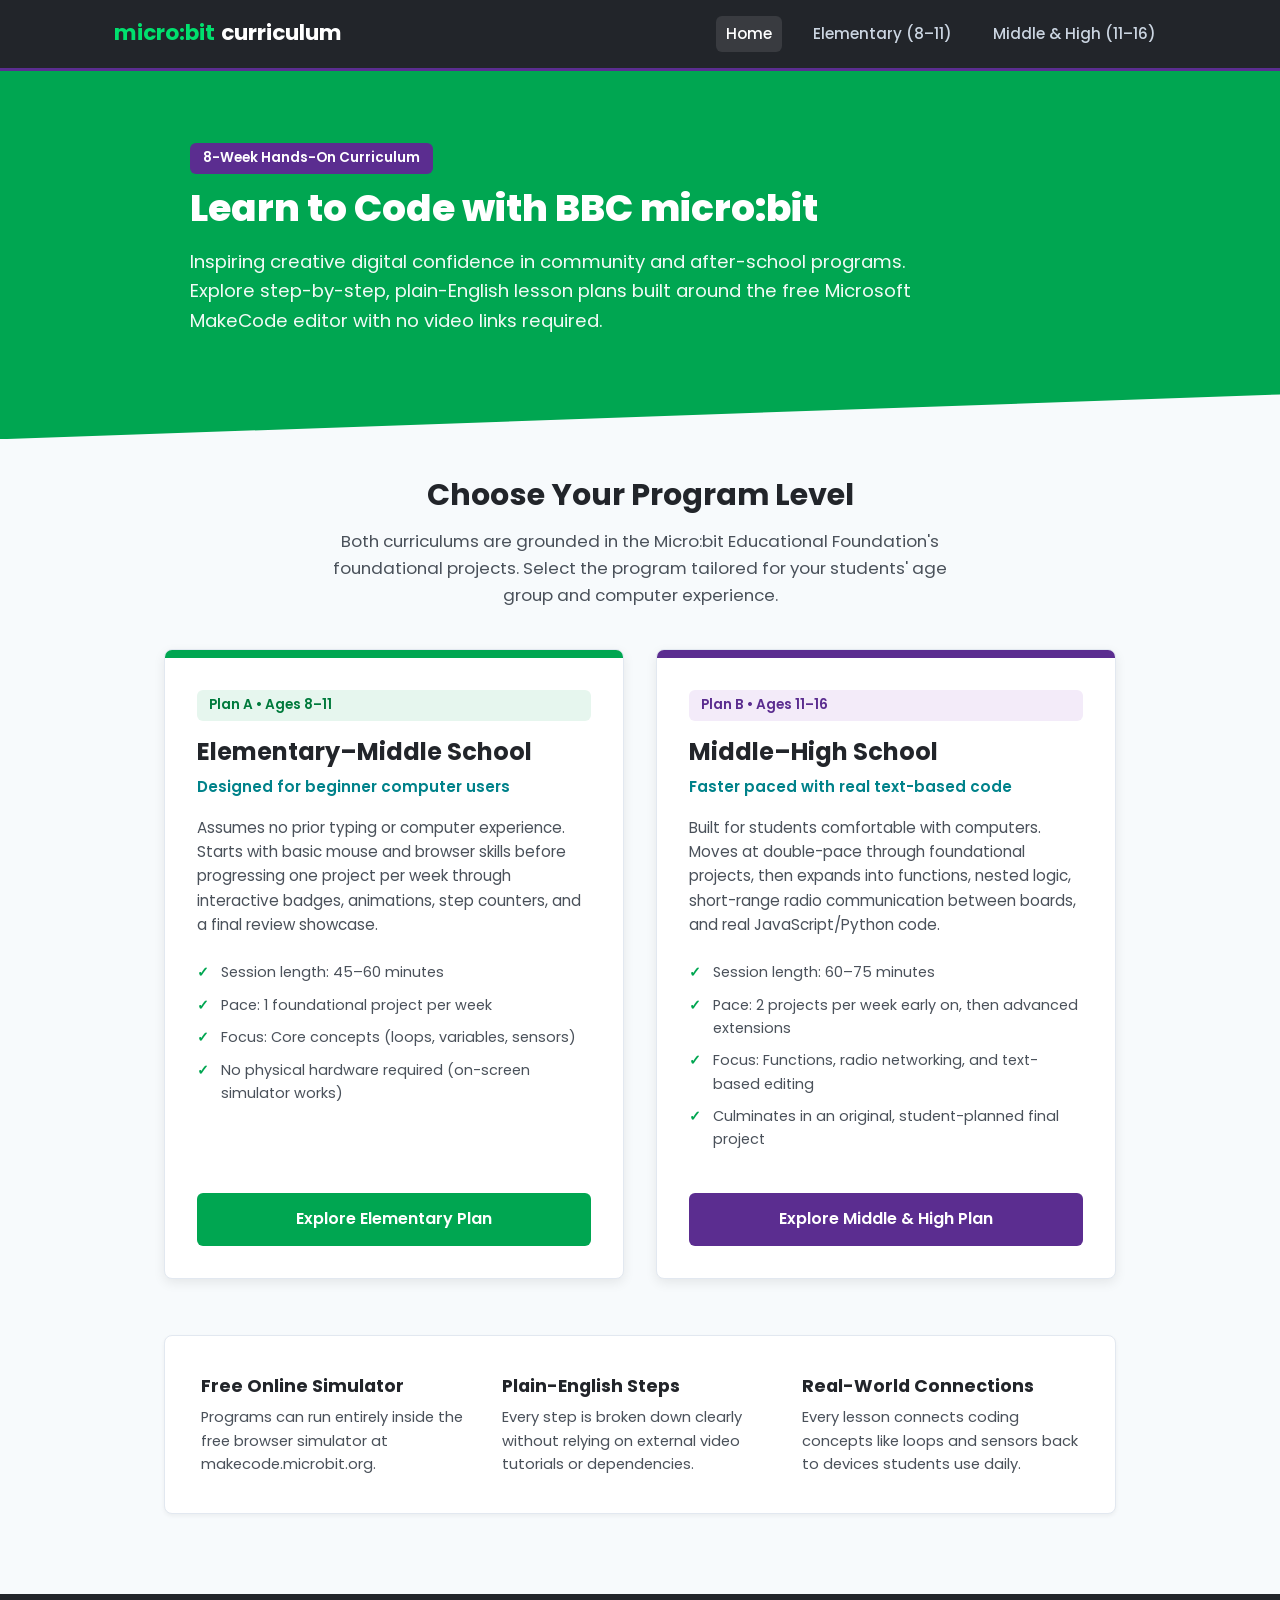
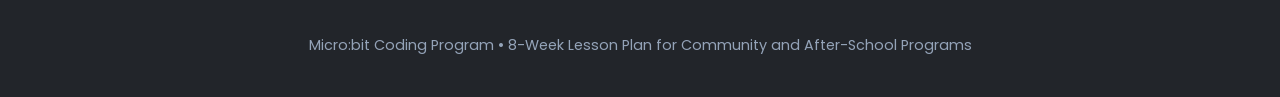
<file: index.html>
<!DOCTYPE html>
<html lang="en">
<head>
  <meta charset="UTF-8">
  <meta name="viewport" content="width=device-width, initial-scale=1.0">
  <title>Micro:bit Coding Program | Curriculum Hub</title>
  <link rel="preconnect" href="https://fonts.googleapis.com">
  <link rel="preconnect" href="https://fonts.gstatic.com" crossorigin>
  <link href="https://fonts.googleapis.com/css2?family=Poppins:wght@400;500;600;700;800&display=swap" rel="stylesheet">
  <link rel="stylesheet" href="styles.css">
</head>
<body>

  <!-- Navigation Bar -->
  <header class="site-header">
    <div class="nav-container">
      <a href="index.html" class="logo">
        <span class="logo-accent">micro:bit</span> curriculum
      </a>
      <nav class="nav-links">
        <a href="index.html" class="active">Home</a>
        <a href="elementary.html">Elementary (8–11)</a>
        <a href="middle.html">Middle & High (11–16)</a>
      </nav>
    </div>
  </header>

  <!-- Hero Section with Micro:bit Angled Geometry -->
  <section class="hero angled-hero">
    <div class="hero-content">
      <span class="badge-purple">8-Week Hands-On Curriculum</span>
      <h1>Learn to Code with BBC micro:bit</h1>
      <p>
        Inspiring creative digital confidence in community and after-school programs.
        Explore step-by-step, plain-English lesson plans built around the free Microsoft 
        MakeCode editor with no video links required.
      </p>
    </div>
  </section>

  <!-- Track Selection Section -->
  <main class="main-container">
    <section class="overview-callout">
      <div class="overview-text">
        <h2>Choose Your Program Level</h2>
        <p>
          Both curriculums are grounded in the Micro:bit Educational Foundation's foundational projects.
          Select the program tailored for your students' age group and computer experience.
        </p>
      </div>
    </section>

    <div class="card-grid">
      <!-- Elementary Card -->
      <article class="level-card card-elementary">
        <div class="card-top-bar bar-green"></div>
        <div class="card-body">
          <span class="level-tag tag-green">Plan A • Ages 8–11</span>
          <h3>Elementary–Middle School</h3>
          <p class="card-subtitle">Designed for beginner computer users</p>
          <p class="card-description">
            Assumes no prior typing or computer experience. Starts with basic mouse and browser skills 
            before progressing one project per week through interactive badges, animations, step counters, 
            and a final review showcase.
          </p>
          <ul class="feature-list">
            <li>Session length: 45–60 minutes</li>
            <li>Pace: 1 foundational project per week</li>
            <li>Focus: Core concepts (loops, variables, sensors)</li>
            <li>No physical hardware required (on-screen simulator works)</li>
          </ul>
          <a href="elementary.html" class="btn btn-green">Explore Elementary Plan</a>
        </div>
      </article>

      <!-- Middle/High Card -->
      <article class="level-card card-middle">
        <div class="card-top-bar bar-purple"></div>
        <div class="card-body">
          <span class="level-tag tag-purple">Plan B • Ages 11–16</span>
          <h3>Middle–High School</h3>
          <p class="card-subtitle">Faster paced with real text-based code</p>
          <p class="card-description">
            Built for students comfortable with computers. Moves at double-pace through foundational 
            projects, then expands into functions, nested logic, short-range radio communication between boards, 
            and real JavaScript/Python code.
          </p>
          <ul class="feature-list">
            <li>Session length: 60–75 minutes</li>
            <li>Pace: 2 projects per week early on, then advanced extensions</li>
            <li>Focus: Functions, radio networking, and text-based editing</li>
            <li>Culminates in an original, student-planned final project</li>
          </ul>
          <a href="middle.html" class="btn btn-purple">Explore Middle & High Plan</a>
        </div>
      </article>
    </div>

    <!-- Features Info Strip -->
    <section class="features-row">
      <div class="feature-item">
        <h4>Free Online Simulator</h4>
        <p>Programs can run entirely inside the free browser simulator at makecode.microbit.org.</p>
      </div>
      <div class="feature-item">
        <h4>Plain-English Steps</h4>
        <p>Every step is broken down clearly without relying on external video tutorials or dependencies.</p>
      </div>
      <div class="feature-item">
        <h4>Real-World Connections</h4>
        <p>Every lesson connects coding concepts like loops and sensors back to devices students use daily.</p>
      </div>
    </section>
  </main>

  <footer class="site-footer">
    <div class="footer-content">
      <p>Micro:bit Coding Program • 8-Week Lesson Plan for Community and After-School Programs</p>
    </div>
  </footer>

</body>
</html>
</file>
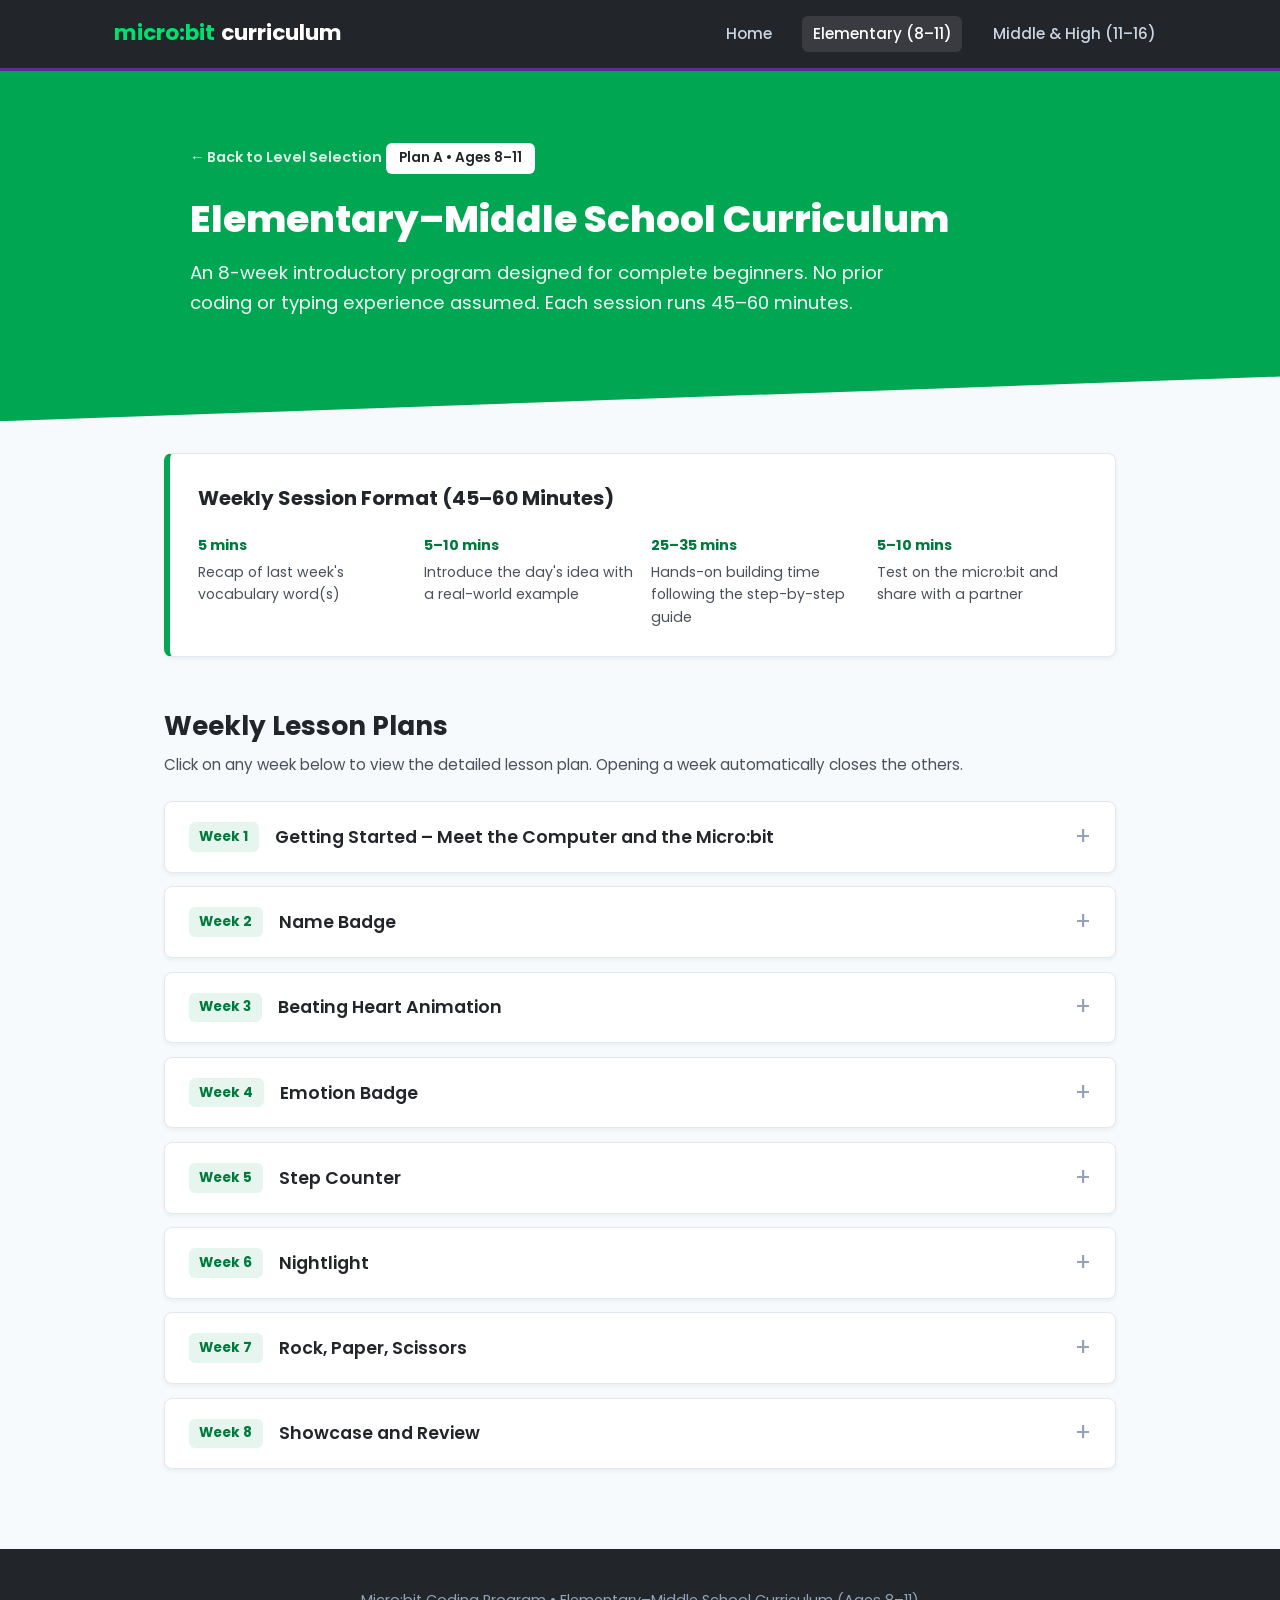
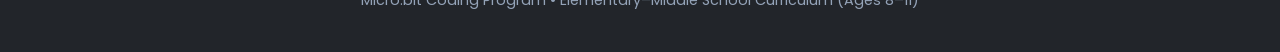
<file: elementary.html>
<!DOCTYPE html>
<html lang="en">
<head>
  <meta charset="UTF-8">
  <meta name="viewport" content="width=device-width, initial-scale=1.0">
  <title>Elementary Plan (Ages 8–11) | Micro:bit Coding</title>
  <link rel="preconnect" href="https://fonts.googleapis.com">
  <link rel="preconnect" href="https://fonts.gstatic.com" crossorigin>
  <link href="https://fonts.googleapis.com/css2?family=Poppins:wght@400;500;600;700;800&display=swap" rel="stylesheet">
  <link rel="stylesheet" href="styles.css">
</head>
<body>

  <!-- Navigation Bar -->
  <header class="site-header">
    <div class="nav-container">
      <a href="index.html" class="logo">
        <span class="logo-accent">micro:bit</span> curriculum
      </a>
      <nav class="nav-links">
        <a href="index.html">Home</a>
        <a href="elementary.html" class="active">Elementary (8–11)</a>
        <a href="middle.html">Middle & High (11–16)</a>
      </nav>
    </div>
  </header>

  <!-- Hero Header -->
  <section class="hero hero-elementary">
    <div class="hero-content">
      <a href="index.html" class="back-link">← Back to Level Selection</a>
      <span class="badge-white">Plan A • Ages 8–11</span>
      <h1>Elementary–Middle School Curriculum</h1>
      <p>
        An 8-week introductory program designed for complete beginners. No prior coding 
        or typing experience assumed. Each session runs 45–60 minutes.
      </p>
    </div>
  </section>

  <main class="main-container">
    <!-- Format Overview Card -->
    <div class="format-card">
      <h3>Weekly Session Format (45–60 Minutes)</h3>
      <div class="format-steps">
        <div class="format-step">
          <span class="step-time">5 mins</span>
          <span class="step-desc">Recap of last week's vocabulary word(s)</span>
        </div>
        <div class="format-step">
          <span class="step-time">5–10 mins</span>
          <span class="step-desc">Introduce the day's idea with a real-world example</span>
        </div>
        <div class="format-step">
          <span class="step-time">25–35 mins</span>
          <span class="step-desc">Hands-on building time following the step-by-step guide</span>
        </div>
        <div class="format-step">
          <span class="step-time">5–10 mins</span>
          <span class="step-desc">Test on the micro:bit and share with a partner</span>
        </div>
      </div>
    </div>

    <!-- Accordion Section -->
    <h2 class="section-title">Weekly Lesson Plans</h2>
    <p class="section-subtitle">Click on any week below to view the detailed lesson plan. Opening a week automatically closes the others.</p>

    <div class="accordion">

      <!-- Week 1 -->
      <div class="accordion-item">
        <button class="accordion-header" type="button">
          <div class="header-left">
            <span class="week-number">Week 1</span>
            <span class="week-title">Getting Started – Meet the Computer and the Micro:bit</span>
          </div>
          <span class="accordion-indicator">+</span>
        </button>
        <div class="accordion-content">
          <div class="content-inner">
            <div class="detail-section">
              <h4>Learning Goals</h4>
              <ul>
                <li>Understand that a computer only does what it is told to do, one instruction at a time.</li>
                <li>Learn the basic parts of a computer: mouse, keyboard, and web browser.</li>
                <li>Learn the parts of a micro:bit: the 25 LED lights, Button A, Button B, and the USB connector.</li>
                <li>Open the MakeCode website and recognize the three main parts of the editor screen.</li>
              </ul>
            </div>

            <div class="detail-section">
              <h4>Materials Needed</h4>
              <ul>
                <li>One computer or tablet per 1–2 students</li>
                <li>One micro:bit board per 1–2 students (not required this week)</li>
                <li>A projector or shared screen for demonstrations</li>
              </ul>
            </div>

            <div class="detail-section">
              <h4>Step-by-Step Lesson</h4>
              <ol>
                <li>Explain that a computer needs step-by-step instructions to do anything, the same way a recipe tells you exactly what to do to bake a cake. These instructions are called "code."</li>
                <li>Pass around a micro:bit board (or show it on the projector). Point out the grid of small lights (called LEDs), the two buttons labeled A and B, and the connector where a cable plugs in.</li>
                <li>Have students open a web browser on their computer.</li>
                <li>Tell students to type the address makecode.microbit.org into the address bar at the top of the browser window and press Enter.</li>
                <li>Show students how to click the button labeled "New Project" and give the project a name, such as their own name.</li>
                <li>Point out the three main areas of the screen: the list of block categories on the left side, the empty workspace in the middle where blocks are put together, and the picture of a micro:bit on the right side (called the simulator) that shows what the code would do.</li>
                <li>Demonstrate clicking on the "Basic" category, finding the block called "show icon," and dragging it into the middle workspace so it snaps underneath the block that is already there.</li>
                <li>Let every student try dragging that same block into their own project and watch the heart picture appear on the simulator on the right.</li>
                <li>Give students a few minutes of free practice dragging different blocks in and out of the workspace, just to get comfortable with the mouse.</li>
              </ol>
            </div>

            <div class="challenge-box">
              <h4>Optional Challenge (for students who finish early)</h4>
              <p>Let students try a few different icons from the "show icon" block and guess what each picture is before running it.</p>
            </div>

            <div class="wrapup-box">
              <h4>Wrap-Up</h4>
              <p>Ask the group: "What does a computer need in order to do something?" Listen for answers like "instructions" or "code."</p>
            </div>
          </div>
        </div>
      </div>

      <!-- Week 2 -->
      <div class="accordion-item">
        <button class="accordion-header" type="button">
          <div class="header-left">
            <span class="week-number">Week 2</span>
            <span class="week-title">Name Badge</span>
          </div>
          <span class="accordion-indicator">+</span>
        </button>
        <div class="accordion-content">
          <div class="content-inner">
            <div class="detail-section">
              <h4>Learning Goals</h4>
              <ul>
                <li>Write and run a first real program on the micro:bit.</li>
                <li>Understand that a set of instructions in order is called a program.</li>
                <li>Learn how to move a finished program from the computer onto the micro:bit itself.</li>
              </ul>
            </div>

            <div class="detail-section">
              <h4>Materials Needed</h4>
              <ul>
                <li>One computer per 1–2 students</li>
                <li>One micro:bit board per 1–2 students</li>
                <li>One USB cable per micro:bit</li>
              </ul>
            </div>

            <div class="detail-section">
              <h4>Step-by-Step Lesson</h4>
              <ol>
                <li>Quickly review last week's words: computer, code, program.</li>
                <li>Have students open makecode.microbit.org and start a new project called "Name Badge."</li>
                <li>In the "Basic" category, find the block called "show string."</li>
                <li>Drag "show string" so it snaps underneath the "on start" block that is already in the workspace.</li>
                <li>Click on the quotation marks inside the "show string" block and type in your own name.</li>
                <li>Watch the simulator on the right scroll your name across the lights.</li>
                <li>From the "Basic" category, drag a "forever" block into the workspace, then move the "show string" block inside it, so the name repeats over and over instead of showing just once.</li>
                <li>Click the "Download" button at the bottom of the screen. Explain that this saves a small file with the instructions for the micro:bit.</li>
                <li>Plug the micro:bit into the computer with the USB cable. A drive will appear on the computer named MICROBIT, the same way a USB flash drive would.</li>
                <li>Drag the downloaded file onto the MICROBIT drive (or, on some computers, it copies automatically). Watch the yellow light on the back of the micro:bit blink and then stop — this means the program has been saved onto the board.</li>
                <li>Unplug the micro:bit (or leave it plugged in) and watch your name scroll across the lights.</li>
              </ol>
            </div>

            <div class="challenge-box">
              <h4>Optional Challenge (for students who finish early)</h4>
              <p>Try changing the message to a favorite word or a short greeting instead of just a name.</p>
            </div>

            <div class="wrapup-box">
              <h4>Wrap-Up</h4>
              <p>Have each student wear or hold up their badge and show it to a partner.</p>
            </div>
          </div>
        </div>
      </div>

      <!-- Week 3 -->
      <div class="accordion-item">
        <button class="accordion-header" type="button">
          <div class="header-left">
            <span class="week-number">Week 3</span>
            <span class="week-title">Beating Heart Animation</span>
          </div>
          <span class="accordion-indicator">+</span>
        </button>
        <div class="accordion-content">
          <div class="content-inner">
            <div class="detail-section">
              <h4>Learning Goals</h4>
              <ul>
                <li>Understand that a sequence is a list of steps done in a specific order.</li>
                <li>Understand that a loop repeats the same steps without retyping them.</li>
                <li>Create a simple two-frame animation.</li>
              </ul>
            </div>

            <div class="detail-section">
              <h4>Materials Needed</h4>
              <ul>
                <li>One computer per 1–2 students</li>
                <li>One micro:bit board per 1–2 students</li>
                <li>One USB cable per micro:bit</li>
              </ul>
            </div>

            <div class="detail-section">
              <h4>Step-by-Step Lesson</h4>
              <ol>
                <li>Ask students how a flip-book of drawings makes a picture look like it's moving (showing many still pictures quickly, one after another).</li>
                <li>Start a new project called "Beating Heart."</li>
                <li>In the "Basic" category, find the block called "show leds," which shows a blank grid that can be clicked on to light up individual dots.</li>
                <li>Drag a "show leds" block under "on start" and click on the grid squares to draw a large heart shape.</li>
                <li>From "Basic," drag a "pause (ms)" block underneath, and leave the time at 100 milliseconds for now.</li>
                <li>Add a second "show leds" block after the pause, and draw a slightly smaller heart shape in it.</li>
                <li>Add one more "pause (ms)" block after the second heart.</li>
                <li>Run it in the simulator. Notice that it only plays once and then stops.</li>
                <li>Drag a "forever" block into the workspace, then move the entire sequence (both hearts and both pauses) inside the forever block, so it repeats endlessly, like a real heartbeat.</li>
                <li>Download the program and copy it onto the micro:bit as done in Week 2.</li>
              </ol>
            </div>

            <div class="challenge-box">
              <h4>Optional Challenge (for students who finish early)</h4>
              <p>Try adding a third, even smaller heart shape in the middle for a smoother-looking beat.</p>
            </div>

            <div class="wrapup-box">
              <h4>Wrap-Up</h4>
              <p>Ask the group to explain in their own words what a "loop" is, using the heartbeat as the example.</p>
            </div>
          </div>
        </div>
      </div>

      <!-- Week 4 -->
      <div class="accordion-item">
        <button class="accordion-header" type="button">
          <div class="header-left">
            <span class="week-number">Week 4</span>
            <span class="week-title">Emotion Badge</span>
          </div>
          <span class="accordion-indicator">+</span>
        </button>
        <div class="accordion-content">
          <div class="content-inner">
            <div class="detail-section">
              <h4>Learning Goals</h4>
              <ul>
                <li>Understand what an input is (something the computer senses, like a button press).</li>
                <li>Understand what an output is (something the computer shows or does in response).</li>
                <li>Use both buttons on the micro:bit to control what is shown on the lights.</li>
              </ul>
            </div>

            <div class="detail-section">
              <h4>Materials Needed</h4>
              <ul>
                <li>One computer per 1–2 students</li>
                <li>One micro:bit board per 1–2 students</li>
                <li>One USB cable per micro:bit</li>
              </ul>
            </div>

            <div class="detail-section">
              <h4>Step-by-Step Lesson</h4>
              <ol>
                <li>Point to Button A and Button B on the micro:bit and remind students what they look like.</li>
                <li>Start a new project called "Emotion Badge."</li>
                <li>In the "Input" category, find the block called "on button A pressed."</li>
                <li>Inside that block, place a "show icon" block and choose a happy face.</li>
                <li>From "Input," drag a second block called "on button B pressed" into the workspace.</li>
                <li>Inside that block, place another "show icon" block, but this time choose a sad face.</li>
                <li>Explain that pressing a button is an input, and the picture that appears is an output — the computer is responding to what it senses.</li>
                <li>Download the program to the micro:bit and test it by physically pressing Button A, then Button B, and watching the faces change.</li>
                <li>Let students replace the happy and sad faces with any two icons they like.</li>
              </ol>
            </div>

            <div class="challenge-box">
              <h4>Optional Challenge (for students who finish early)</h4>
              <p>Add a third feeling by having both buttons pressed at the same time trigger a different icon, using the block "on button A+B pressed."</p>
            </div>

            <div class="wrapup-box">
              <h4>Wrap-Up</h4>
              <p>Have each student demonstrate their two "emotions" to the group by pressing each button.</p>
            </div>
          </div>
        </div>
      </div>

      <!-- Week 5 -->
      <div class="accordion-item">
        <button class="accordion-header" type="button">
          <div class="header-left">
            <span class="week-number">Week 5</span>
            <span class="week-title">Step Counter</span>
          </div>
          <span class="accordion-indicator">+</span>
        </button>
        <div class="accordion-content">
          <div class="content-inner">
            <div class="detail-section">
              <h4>Learning Goals</h4>
              <ul>
                <li>Understand what a variable is: a labeled place that stores a number and can change.</li>
                <li>Use the accelerometer (motion sensor) as an input.</li>
                <li>Understand why the order of instructions matters.</li>
              </ul>
            </div>

            <div class="detail-section">
              <h4>Materials Needed</h4>
              <ul>
                <li>One computer per 1–2 students</li>
                <li>One micro:bit board per 1–2 students</li>
                <li>One USB cable per micro:bit</li>
              </ul>
            </div>

            <div class="detail-section">
              <h4>Step-by-Step Lesson</h4>
              <ol>
                <li>Explain that a variable is like a labeled box that holds a number, and that number can change as the program runs.</li>
                <li>Start a new project called "Step Counter."</li>
                <li>In the "Variables" category, click "Make a Variable," and name it "steps."</li>
                <li>Under the "on start" block, drag a "set steps to 0" block so the count begins at zero.</li>
                <li>In the "Input" category, find the block called "on shake."</li>
                <li>Inside "on shake," place a "change steps by 1" block, which adds one to the variable every time the micro:bit is shaken.</li>
                <li>Still inside "on shake," add a "show number steps" block after the "change steps by 1" block, so the current count is displayed after it changes.</li>
                <li>Ask the group: what would happen if "show number" were placed before "change steps by 1" instead of after? (The display would always be one step behind.) Try it both ways to see the difference.</li>
                <li>Download the program to the micro:bit.</li>
                <li>Put the micro:bit in a pocket or hold it and shake it gently a few times, then press it or check the display to see the step count.</li>
              </ol>
            </div>

            <div class="challenge-box">
              <h4>Optional Challenge (for students who finish early)</h4>
              <p>Add a "reset" feature using "on button A pressed" to set steps back to 0.</p>
            </div>

            <div class="wrapup-box">
              <h4>Wrap-Up</h4>
              <p>Ask students how a real pedometer or fitness tracker might use the same idea (motion as the input, a variable to count, and a display as the output).</p>
            </div>
          </div>
        </div>
      </div>

      <!-- Week 6 -->
      <div class="accordion-item">
        <button class="accordion-header" type="button">
          <div class="header-left">
            <span class="week-number">Week 6</span>
            <span class="week-title">Nightlight</span>
          </div>
          <span class="accordion-indicator">+</span>
        </button>
        <div class="accordion-content">
          <div class="content-inner">
            <div class="detail-section">
              <h4>Learning Goals</h4>
              <ul>
                <li>Understand "if / then / else" decision-making in code.</li>
                <li>Use the micro:bit's built-in light sensor as an input.</li>
                <li>Practice testing and adjusting a program to work in the real room.</li>
              </ul>
            </div>

            <div class="detail-section">
              <h4>Materials Needed</h4>
              <ul>
                <li>One computer per 1–2 students</li>
                <li>One micro:bit board per 1–2 students</li>
                <li>One USB cable per micro:bit</li>
              </ul>
            </div>

            <div class="detail-section">
              <h4>Step-by-Step Lesson</h4>
              <ol>
                <li>Ask students what makes a real nightlight turn on by itself (it senses darkness).</li>
                <li>Start a new project called "Nightlight."</li>
                <li>In the "Input" category, find the "light level" block, which reports how bright or dark it is on a scale from 0 to 255.</li>
                <li>In the "Logic" category, drag an "if / then / else" block into a "forever" block from the "Basic" category.</li>
                <li>In the Logic category, find a comparison block (two boxes with a &lt; symbol) and place it in the "if" condition slot.</li>
                <li>Drag the "light level" block into the left side of the comparison, and type a number like 30 into the right side, so it reads "light level &lt; 30."</li>
                <li>In the "then" section, add a "show icon" with a light-bulb picture (or turn on all the LEDs using "plot" blocks).</li>
                <li>In the "else" section, add a "clear screen" block so the lights stay off when it's bright.</li>
                <li>Download the program to the micro:bit.</li>
                <li>Test it by cupping a hand over the front of the micro:bit to make it dark, and watch the light appear. Cover and uncover it a few times.</li>
                <li>As a class, adjust the number 30 up or down together until the light turns on at the right darkness for your room. Explain that this process — testing and adjusting — is exactly what real engineers do.</li>
              </ol>
            </div>

            <div class="challenge-box">
              <h4>Optional Challenge (for students who finish early)</h4>
              <p>Add a third light level using "else if" for a dim, in-between setting.</p>
            </div>

            <div class="wrapup-box">
              <h4>Wrap-Up</h4>
              <p>Ask the group to think of another everyday example of "if / then / else," such as "if it is raining, then bring an umbrella, else leave it at home."</p>
            </div>
          </div>
        </div>
      </div>

      <!-- Week 7 -->
      <div class="accordion-item">
        <button class="accordion-header" type="button">
          <div class="header-left">
            <span class="week-number">Week 7</span>
            <span class="week-title">Rock, Paper, Scissors</span>
          </div>
          <span class="accordion-indicator">+</span>
        </button>
        <div class="accordion-content">
          <div class="content-inner">
            <div class="detail-section">
              <h4>Learning Goals</h4>
              <ul>
                <li>Understand what randomness means in a program.</li>
                <li>Combine several ideas learned so far: inputs, variables, and if/then logic.</li>
                <li>Discuss whether a computer's random choice is fair.</li>
              </ul>
            </div>

            <div class="detail-section">
              <h4>Materials Needed</h4>
              <ul>
                <li>One computer per 1–2 students</li>
                <li>One micro:bit board per 1–2 students</li>
                <li>One USB cable per micro:bit</li>
              </ul>
            </div>

            <div class="detail-section">
              <h4>Step-by-Step Lesson</h4>
              <ol>
                <li>Play one round of rock-paper-scissors with the whole group using hands, as a warm-up.</li>
                <li>Start a new project called "RPS."</li>
                <li>In the "Variables" category, make a new variable called "choice."</li>
                <li>In the "Input" category, drag an "on shake" block into the workspace.</li>
                <li>In the "Math" category, find the block "pick random 0 to 2."</li>
                <li>Inside "on shake," place a "set choice to" block, and put the "pick random 0 to 2" block into it.</li>
                <li>In the "Logic" category, drag an "if / then" block into "on shake," and click the small plus/gear icon on it to add an "else if" section, so there are three sections in total.</li>
                <li>Set the first condition to "choice = 0" and show a rock icon inside it.</li>
                <li>Set the second condition ("else if") to "choice = 1" and show a paper icon inside it.</li>
                <li>Leave the final "else" section to show a scissors icon, since that covers whatever is left (choice = 2).</li>
                <li>Download the program to the micro:bit and test it by shaking it a few times to see different results appear.</li>
              </ol>
            </div>

            <div class="challenge-box">
              <h4>Optional Challenge (for students who finish early)</h4>
              <p>Have the whole class shake their micro:bits at the same time and compare results in a mini tournament.</p>
            </div>

            <div class="wrapup-box">
              <h4>Wrap-Up</h4>
              <p>Ask the group: does the computer pick rock, paper, or scissors evenly, or does it favor one? Why does a fair game need a random number?</p>
            </div>
          </div>
        </div>
      </div>

      <!-- Week 8 -->
      <div class="accordion-item">
        <button class="accordion-header" type="button">
          <div class="header-left">
            <span class="week-number">Week 8</span>
            <span class="week-title">Showcase and Review</span>
          </div>
          <span class="accordion-indicator">+</span>
        </button>
        <div class="accordion-content">
          <div class="content-inner">
            <div class="detail-section">
              <h4>Learning Goals</h4>
              <ul>
                <li>Review and reinforce the vocabulary and concepts learned across the program.</li>
                <li>Personalize and present a favorite project.</li>
                <li>Celebrate progress made over the 8 weeks.</li>
              </ul>
            </div>

            <div class="detail-section">
              <h4>Materials Needed</h4>
              <ul>
                <li>Computers and micro:bits from previous weeks</li>
                <li>Index cards or paper with the words: input, output, loop, variable, if/then (optional)</li>
                <li>Optional: simple certificates or stickers</li>
              </ul>
            </div>

            <div class="detail-section">
              <h4>Step-by-Step Lesson</h4>
              <ol>
                <li>Play a quick review game: hold up a vocabulary word (input, output, loop, variable, if/then) and ask students to name a project from the last seven weeks that used it.</li>
                <li>Give students 15–20 minutes of free-build time to open their favorite project from Weeks 2–7 and personalize it — a new message, new icons, or new colors.</li>
                <li>Set up a "gallery walk": place all the finished micro:bits at different spots around the room, running their programs.</li>
                <li>Have students walk around in small groups to see everyone's projects in action.</li>
                <li>Ask each student to explain their favorite project to the group in one or two sentences: what it does and how it works.</li>
                <li>If possible, hand out a small certificate or recognition for completing the program.</li>
              </ol>
            </div>

            <div class="wrapup-box">
              <h4>Wrap-Up</h4>
              <p>Ask the group to share what surprised them most about coding, or what they'd like to try next.</p>
            </div>
          </div>
        </div>
      </div>

    </div>
  </main>

  <footer class="site-footer">
    <div class="footer-content">
      <p>Micro:bit Coding Program • Elementary–Middle School Curriculum (Ages 8–11)</p>
    </div>
  </footer>

  <script src="script.js"></script>
</body>
</html>
</file>
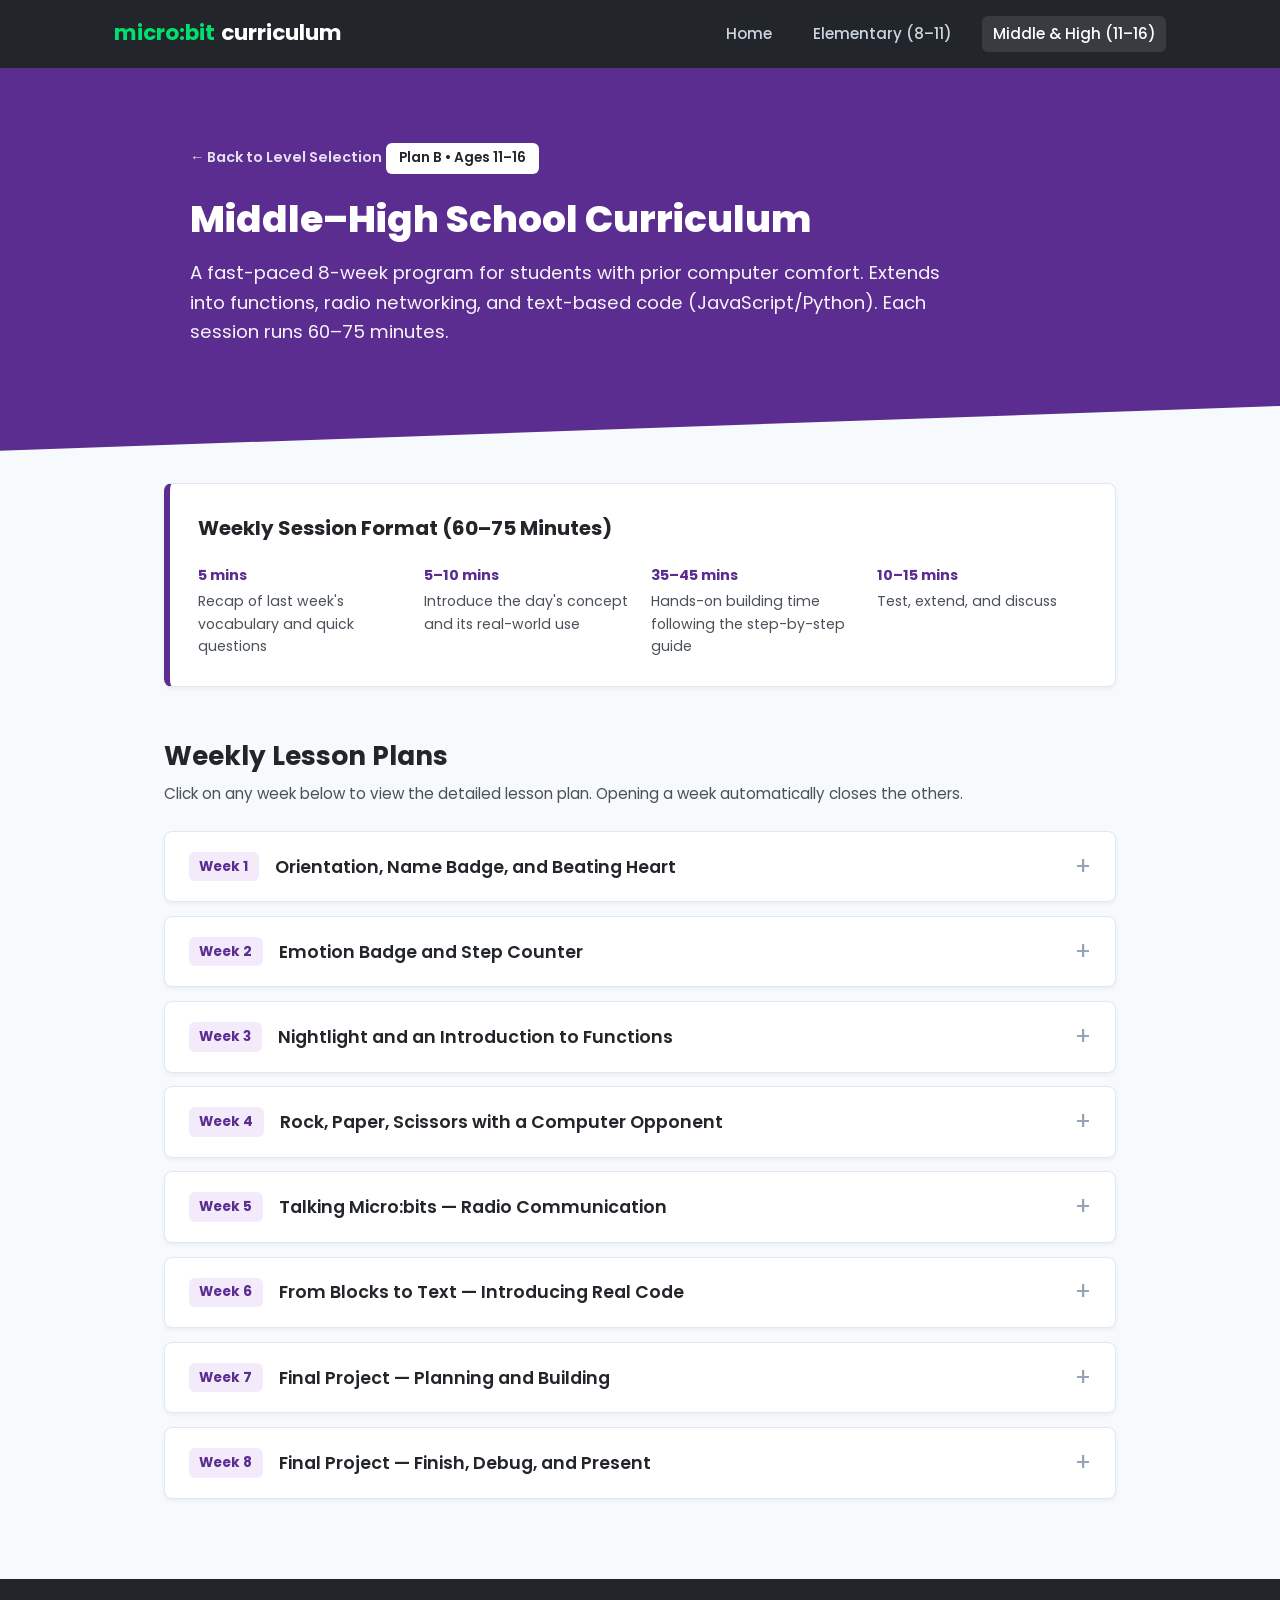
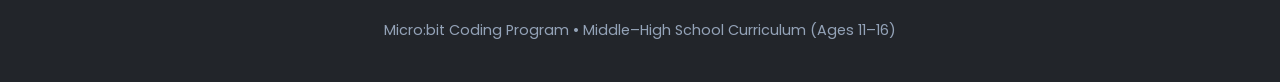
<file: middle.html>
<!DOCTYPE html>
<html lang="en">
<head>
  <meta charset="UTF-8">
  <meta name="viewport" content="width=device-width, initial-scale=1.0">
  <title>Middle & High School Plan (Ages 11–16) | Micro:bit Coding</title>
  <link rel="preconnect" href="https://fonts.googleapis.com">
  <link rel="preconnect" href="https://fonts.gstatic.com" crossorigin>
  <link href="https://fonts.googleapis.com/css2?family=Poppins:wght@400;500;600;700;800&display=swap" rel="stylesheet">
  <link rel="stylesheet" href="styles.css">
</head>
<body>

  <!-- Navigation Bar -->
  <header class="site-header">
    <div class="nav-container">
      <a href="index.html" class="logo">
        <span class="logo-accent">micro:bit</span> curriculum
      </a>
      <nav class="nav-links">
        <a href="index.html">Home</a>
        <a href="elementary.html">Elementary (8–11)</a>
        <a href="middle.html" class="active">Middle & High (11–16)</a>
      </nav>
    </div>
  </header>

  <!-- Hero Header -->
  <section class="hero hero-middle">
    <div class="hero-content">
      <a href="index.html" class="back-link">← Back to Level Selection</a>
      <span class="badge-white">Plan B • Ages 11–16</span>
      <h1>Middle–High School Curriculum</h1>
      <p>
        A fast-paced 8-week program for students with prior computer comfort. Extends into 
        functions, radio networking, and text-based code (JavaScript/Python). Each session runs 60–75 minutes.
      </p>
    </div>
  </section>

  <main class="main-container">
    <!-- Format Overview Card -->
    <div class="format-card format-card-purple">
      <h3>Weekly Session Format (60–75 Minutes)</h3>
      <div class="format-steps">
        <div class="format-step">
          <span class="step-time">5 mins</span>
          <span class="step-desc">Recap of last week's vocabulary and quick questions</span>
        </div>
        <div class="format-step">
          <span class="step-time">5–10 mins</span>
          <span class="step-desc">Introduce the day's concept and its real-world use</span>
        </div>
        <div class="format-step">
          <span class="step-time">35–45 mins</span>
          <span class="step-desc">Hands-on building time following the step-by-step guide</span>
        </div>
        <div class="format-step">
          <span class="step-time">10–15 mins</span>
          <span class="step-desc">Test, extend, and discuss</span>
        </div>
      </div>
    </div>

    <!-- Accordion Section -->
    <h2 class="section-title">Weekly Lesson Plans</h2>
    <p class="section-subtitle">Click on any week below to view the detailed lesson plan. Opening a week automatically closes the others.</p>

    <div class="accordion">

      <!-- Week 1 -->
      <div class="accordion-item">
        <button class="accordion-header" type="button">
          <div class="header-left">
            <span class="week-number week-number-purple">Week 1</span>
            <span class="week-title">Orientation, Name Badge, and Beating Heart</span>
          </div>
          <span class="accordion-indicator">+</span>
        </button>
        <div class="accordion-content">
          <div class="content-inner">
            <div class="detail-section">
              <h4>Learning Goals</h4>
              <ul>
                <li>Get oriented to the micro:bit hardware and the MakeCode editor quickly.</li>
                <li>Complete two starter projects: a scrolling name badge and an animated beating heart.</li>
                <li>Begin building a shared vocabulary list to use for the rest of the program.</li>
              </ul>
            </div>

            <div class="detail-section">
              <h4>Materials Needed</h4>
              <ul>
                <li>One computer per student (or pair)</li>
                <li>One micro:bit board per student (or pair)</li>
                <li>One USB cable per micro:bit</li>
              </ul>
            </div>

            <div class="detail-section">
              <h4>Step-by-Step Lesson</h4>
              <ol>
                <li>Give a brief tour of the micro:bit board: the 25 LEDs, Buttons A and B, the accelerometer (motion sensor), the light and temperature sensors, the radio antenna, the USB port, and the battery connector.</li>
                <li>Have students go to makecode.microbit.org and start a new project called "Name Badge."</li>
                <li>Using the "Basic" category, build a scrolling name badge: place "show string" with your name inside a "forever" block, under "on start."</li>
                <li>Download and test the badge on the micro:bit.</li>
                <li>Start a second new project called "Beating Heart." Use two "show leds" heart shapes of different sizes with short pauses between them, all placed inside a "forever" loop, to make an animated heartbeat.</li>
                <li>Explain the technical definition of a loop as they build it: a loop is a block of instructions that a program repeats, either a set number of times or forever, without the instructions needing to be written out again.</li>
                <li>Download and test the second project.</li>
              </ol>
            </div>

            <div class="challenge-box">
              <h4>Optional Challenge (for students who finish early)</h4>
              <p>Have faster-finishing students try a three-frame heartbeat animation, or design their own simple animation from scratch.</p>
            </div>

            <div class="wrapup-box">
              <h4>Wrap-Up</h4>
              <p>Start a running vocabulary list on the board or a shared document: algorithm, loop, variable, condition, sensor, input, output. Add to this list every week.</p>
            </div>
          </div>
        </div>
      </div>

      <!-- Week 2 -->
      <div class="accordion-item">
        <button class="accordion-header" type="button">
          <div class="header-left">
            <span class="week-number week-number-purple">Week 2</span>
            <span class="week-title">Emotion Badge and Step Counter</span>
          </div>
          <span class="accordion-indicator">+</span>
        </button>
        <div class="accordion-content">
          <div class="content-inner">
            <div class="detail-section">
              <h4>Learning Goals</h4>
              <ul>
                <li>Use button inputs to trigger different outputs.</li>
                <li>Create and update a variable using the accelerometer.</li>
                <li>Discuss real-world uses of motion sensors.</li>
              </ul>
            </div>

            <div class="detail-section">
              <h4>Materials Needed</h4>
              <ul>
                <li>One computer per student (or pair)</li>
                <li>One micro:bit board per student (or pair)</li>
                <li>One USB cable per micro:bit</li>
              </ul>
            </div>

            <div class="detail-section">
              <h4>Step-by-Step Lesson</h4>
              <ol>
                <li>Start a new project called "Emotion Badge." Use "on button A pressed" and "on button B pressed" with two different "show icon" blocks to display two different expressions.</li>
                <li>Download and test on the micro:bit.</li>
                <li>Start a new project called "Step Counter." Create a variable called "steps," set it to 0 in "on start," and use "on shake" to add 1 to it and then display it.</li>
                <li>Discuss why the display block must come after the block that changes the variable, not before, or the count shown will always be out of date by one.</li>
                <li>Download and test by shaking the micro:bit.</li>
                <li>Extension: add an "on button B pressed" block that sets "steps" back to 0, so the counter can be reset.</li>
              </ol>
            </div>

            <div class="challenge-box">
              <h4>Optional Challenge (for students who finish early)</h4>
              <p>Challenge students to add a second variable that tracks the highest step count ever reached in a session, even after a reset.</p>
            </div>

            <div class="wrapup-box">
              <h4>Wrap-Up</h4>
              <p>Discuss where accelerometers are used in everyday devices: phones (to rotate the screen), fitness trackers, cars (airbag sensors), and game controllers.</p>
            </div>
          </div>
        </div>
      </div>

      <!-- Week 3 -->
      <div class="accordion-item">
        <button class="accordion-header" type="button">
          <div class="header-left">
            <span class="week-number week-number-purple">Week 3</span>
            <span class="week-title">Nightlight and an Introduction to Functions</span>
          </div>
          <span class="accordion-indicator">+</span>
        </button>
        <div class="accordion-content">
          <div class="content-inner">
            <div class="detail-section">
              <h4>Learning Goals</h4>
              <ul>
                <li>Use the light sensor and conditional logic to build an automatic nightlight.</li>
                <li>Learn what a function is and why programmers use them to organize code.</li>
              </ul>
            </div>

            <div class="detail-section">
              <h4>Materials Needed</h4>
              <ul>
                <li>One computer per student (or pair)</li>
                <li>One micro:bit board per student (or pair)</li>
                <li>One USB cable per micro:bit</li>
              </ul>
            </div>

            <div class="detail-section">
              <h4>Step-by-Step Lesson</h4>
              <ol>
                <li>Start a new project called "Nightlight." Using "light level," a comparison block, and an "if / then / else" block inside a "forever" loop, build the same logic used in the elementary plan's Week 6, but move through the steps more quickly since students already understand "if/then" from Week 2's step counter reset.</li>
                <li>Test and adjust the light-level number for the room, and download the finished version.</li>
                <li>Open the "Functions" category (or "Advanced" then "Functions" if it is hidden) and click "Make a Function." Name it something like "turnLightOn."</li>
                <li>Move the blocks from inside the "then" section of the if/then/else into this new function instead, and replace them with a single block that calls the function.</li>
                <li>Explain that a function is a named, reusable bundle of instructions — instead of writing the same blocks over and over, you can just call the function by name wherever you need it.</li>
                <li>Download and retest to confirm the program still works exactly the same after being reorganized into a function.</li>
              </ol>
            </div>

            <div class="challenge-box">
              <h4>Optional Challenge (for students who finish early)</h4>
              <p>Add a third light condition (a dim, in-between reading) with its own function, using an "else if."</p>
            </div>

            <div class="wrapup-box">
              <h4>Wrap-Up</h4>
              <p>Discuss why keeping code organized into functions matters more as a program gets longer and more complex.</p>
            </div>
          </div>
        </div>
      </div>

      <!-- Week 4 -->
      <div class="accordion-item">
        <button class="accordion-header" type="button">
          <div class="header-left">
            <span class="week-number week-number-purple">Week 4</span>
            <span class="week-title">Rock, Paper, Scissors with a Computer Opponent</span>
          </div>
          <span class="accordion-indicator">+</span>
        </button>
        <div class="accordion-content">
          <div class="content-inner">
            <div class="detail-section">
              <h4>Learning Goals</h4>
              <ul>
                <li>Use randomness to build a game.</li>
                <li>Extend the basic random-choice game into a program with a scorekeeping opponent, using nested logic.</li>
              </ul>
            </div>

            <div class="detail-section">
              <h4>Materials Needed</h4>
              <ul>
                <li>One computer per student (or pair)</li>
                <li>One micro:bit board per student (or pair)</li>
                <li>One USB cable per micro:bit</li>
              </ul>
            </div>

            <div class="detail-section">
              <h4>Step-by-Step Lesson</h4>
              <ol>
                <li>Build the basic Rock, Paper, Scissors program: a variable "choice," set using "pick random 0 to 2" on "on shake," and an if/else if/else block showing rock, paper, or scissors icons.</li>
                <li>Download and test the basic version.</li>
                <li>Add two new variables: "wins" and "losses," both starting at 0.</li>
                <li>Add a second variable, "computerChoice," also set using "pick random 0 to 2" each time the micro:bit is shaken, representing a hidden opponent.</li>
                <li>Using nested "if / then" blocks, compare "choice" and "computerChoice" to decide the outcome: rock beats scissors, scissors beats paper, and paper beats rock. Add 1 to "wins" or "losses" depending on the result, and briefly show a check mark or X to indicate who won that round.</li>
                <li>Download and test several rounds, checking that the win/loss variables update correctly.</li>
              </ol>
            </div>

            <div class="challenge-box">
              <h4>Optional Challenge (for students who finish early)</h4>
              <p>Add a "show number wins" and "show number losses" option triggered by pressing Button A or B, so players can check the score at any time.</p>
            </div>

            <div class="wrapup-box">
              <h4>Wrap-Up</h4>
              <p>Discuss how this project is much closer to a real single-player video game: a hidden computer opponent that also makes a random choice, and rules that decide a winner.</p>
            </div>
          </div>
        </div>
      </div>

      <!-- Week 5 -->
      <div class="accordion-item">
        <button class="accordion-header" type="button">
          <div class="header-left">
            <span class="week-number week-number-purple">Week 5</span>
            <span class="week-title">Talking Micro:bits — Radio Communication</span>
          </div>
          <span class="accordion-indicator">+</span>
        </button>
        <div class="accordion-content">
          <div class="content-inner">
            <div class="detail-section">
              <h4>Learning Goals</h4>
              <ul>
                <li>Understand how micro:bits can send and receive short-range radio messages.</li>
                <li>Program two micro:bits to communicate with each other.</li>
              </ul>
            </div>

            <div class="detail-section">
              <h4>Materials Needed</h4>
              <ul>
                <li>One computer per pair of students</li>
                <li>Two micro:bit boards per pair of students (required for radio communication)</li>
                <li>Two USB cables</li>
              </ul>
            </div>

            <div class="detail-section">
              <h4>Step-by-Step Lesson</h4>
              <ol>
                <li>Explain that micro:bits have a small radio antenna built in, allowing them to send and receive short messages with other nearby micro:bits, similar to a walkie-talkie.</li>
                <li>Start a new project called "Radio Chat."</li>
                <li>Open the "Radio" category (it may be under "Advanced") and drag "radio set group" into "on start," setting it to a shared number, such as 1, so only paired micro:bits will hear each other.</li>
                <li>For the first micro:bit in a pair: under "on button A pressed," add a "radio send number" block set to 1, and also show a checkmark icon so the sender knows a message went out.</li>
                <li>For the second micro:bit in the pair: use the "on radio received receivedNumber" block, and inside it, place a "show icon" checkmark block.</li>
                <li>Download the first program to one micro:bit and the second program to the other micro:bit in the pair.</li>
                <li>Test it: press Button A on the first micro:bit and watch the second micro:bit display a checkmark.</li>
                <li>Extension: change the blocks to use "radio send string" and "on radio received receivedString" to send a short word or message instead of just a number.</li>
              </ol>
            </div>

            <div class="challenge-box">
              <h4>Optional Challenge (for students who finish early)</h4>
              <p>Have pairs write a very simple back-and-forth "conversation" where each button press sends a different message and triggers a different icon on the other board.</p>
            </div>

            <div class="wrapup-box">
              <h4>Wrap-Up</h4>
              <p>Discuss other everyday devices that use short-range radio signals, such as garage door openers, car key fobs, and wireless doorbells.</p>
            </div>
          </div>
        </div>
      </div>

      <!-- Week 6 -->
      <div class="accordion-item">
        <button class="accordion-header" type="button">
          <div class="header-left">
            <span class="week-number week-number-purple">Week 6</span>
            <span class="week-title">From Blocks to Text — Introducing Real Code</span>
          </div>
          <span class="accordion-indicator">+</span>
        </button>
        <div class="accordion-content">
          <div class="content-inner">
            <div class="detail-section">
              <h4>Learning Goals</h4>
              <ul>
                <li>See that block code and text-based code (JavaScript or Python) do exactly the same thing.</li>
                <li>Read and make a small edit directly in text-based code.</li>
              </ul>
            </div>

            <div class="detail-section">
              <h4>Materials Needed</h4>
              <ul>
                <li>One computer per student (or pair)</li>
                <li>One micro:bit board per student (or pair, optional this week)</li>
              </ul>
            </div>

            <div class="detail-section">
              <h4>Step-by-Step Lesson</h4>
              <ol>
                <li>Open the Rock, Paper, Scissors project (or any earlier project) in MakeCode.</li>
                <li>Find the toggle near the top of the editor that switches between "Blocks" and "JavaScript" (some versions also offer "Python"). Click it to see the same program written as text.</li>
                <li>Read through the generated text code as a group, line by line, matching each line back to the block it came from.</li>
                <li>Explain that this side-by-side view is exactly why a video is not needed here — the connection between blocks and text is visible directly in the editor.</li>
                <li>Have each student make one small, safe edit directly in the text view, such as changing an icon's name or a number, then switch back to "Blocks" to confirm the change shows up there too.</li>
                <li>Discuss that professional software is almost always written as text code, and that the blocks are a stepping-stone toward writing text code with the same ideas: variables, loops, conditions, and functions.</li>
              </ol>
            </div>

            <div class="challenge-box">
              <h4>Optional Challenge (for students who finish early)</h4>
              <p>Let students try switching an entire simple project (like the Name Badge) back and forth between Blocks and text a few times to get comfortable with the toggle.</p>
            </div>

            <div class="wrapup-box">
              <h4>Wrap-Up</h4>
              <p>Quick vocabulary check: ask students to define "syntax" (the exact spelling and punctuation rules of a programming language), "string" (text data), and "integer" (a whole number), in their own words.</p>
            </div>
          </div>
        </div>
      </div>

      <!-- Week 7 -->
      <div class="accordion-item">
        <button class="accordion-header" type="button">
          <div class="header-left">
            <span class="week-number week-number-purple">Week 7</span>
            <span class="week-title">Final Project — Planning and Building</span>
          </div>
          <span class="accordion-indicator">+</span>
        </button>
        <div class="accordion-content">
          <div class="content-inner">
            <div class="detail-section">
              <h4>Learning Goals</h4>
              <ul>
                <li>Design an original micro:bit project that combines at least two inputs and one loop or condition.</li>
                <li>Practice planning a program on paper before building it.</li>
              </ul>
            </div>

            <div class="detail-section">
              <h4>Materials Needed</h4>
              <ul>
                <li>One computer per student (or pair)</li>
                <li>One micro:bit board per student (or pair)</li>
                <li>Paper and pencil for planning</li>
              </ul>
            </div>

            <div class="detail-section">
              <h4>Step-by-Step Lesson</h4>
              <ol>
                <li>As a group, brainstorm possible final project ideas, for example: a dice roller, a digital compass, a reaction-time game, a thermometer display, a quiz-buzzer game, or a simple alarm.</li>
                <li>Have each student (or pair) choose one idea and write a short plan on paper: what inputs will be used (buttons, shake, light, sound, temperature), what outputs will happen (icons, numbers, sounds), and what loop or condition the program will need.</li>
                <li>Begin building the project in MakeCode, checking in with the written plan along the way.</li>
                <li>Encourage testing early and often: download a partial, simple version of the project to the micro:bit before adding more features, to make sure the basics work first.</li>
                <li>Circulate to help students debug problems, such as blocks in the wrong order or a comparison that never becomes true.</li>
              </ol>
            </div>

            <div class="wrapup-box">
              <h4>Wrap-Up</h4>
              <p>Have students pair up to briefly explain their plan to a partner and get one piece of feedback before continuing next week.</p>
            </div>
          </div>
        </div>
      </div>

      <!-- Week 8 -->
      <div class="accordion-item">
        <button class="accordion-header" type="button">
          <div class="header-left">
            <span class="week-number week-number-purple">Week 8</span>
            <span class="week-title">Final Project — Finish, Debug, and Present</span>
          </div>
          <span class="accordion-indicator">+</span>
        </button>
        <div class="accordion-content">
          <div class="content-inner">
            <div class="detail-section">
              <h4>Learning Goals</h4>
              <ul>
                <li>Complete and thoroughly test the final project.</li>
                <li>Practice explaining a technical project clearly to an audience.</li>
              </ul>
            </div>

            <div class="detail-section">
              <h4>Materials Needed</h4>
              <ul>
                <li>One computer per student (or pair)</li>
                <li>One micro:bit board per student (or pair)</li>
              </ul>
            </div>

            <div class="detail-section">
              <h4>Step-by-Step Lesson</h4>
              <ol>
                <li>Give students time to finish building and downloading their final projects.</li>
                <li>Guide the group through common debugging checks: is the order of the blocks correct, do the variable names match everywhere they're used, and did the download fully finish (the light on the back blinked, then stopped)?</li>
                <li>Have each student (or pair) prepare a short, 1–2 minute explanation covering: what the project does, which inputs, outputs, and logic it uses, and one thing that was difficult to figure out and how it was solved.</li>
                <li>Hold a "demo day": have each student or pair present their finished micro:bit project to the rest of the group.</li>
                <li>Close with a group discussion: what would you like to try next with a micro:bit? Options might include more sensors, a bigger radio-based game between many micro:bits, or writing an entire project directly in Python.</li>
              </ol>
            </div>

            <div class="wrapup-box">
              <h4>Wrap-Up</h4>
              <p>Ask each student to name one concept from the past 8 weeks (loop, variable, condition, function, radio, sensor) that they now feel confident explaining to someone else.</p>
            </div>
          </div>
        </div>
      </div>

    </div>
  </main>

  <footer class="site-footer">
    <div class="footer-content">
      <p>Micro:bit Coding Program • Middle–High School Curriculum (Ages 11–16)</p>
    </div>
  </footer>

  <script src="script.js"></script>
</body>
</html>
</file>
<file: styles.css>
/* --- Global Reset & CSS Variables --- */
:root {
  --primary-purple: #5b2d90;
  --purple-dark: #3f1969;
  --purple-light: #f3ebf9;
  
  --microbit-green: #00a651;
  --green-dark: #007a3c;
  --green-light: #e6f6ee;
  
  --microbit-magenta: #e5005a;
  --microbit-teal: #00828a;
  
  --neutral-dark: #22252a;
  --neutral-body: #4a515a;
  --neutral-border: #e2e8f0;
  --neutral-light: #f7fafc;
  --white: #ffffff;
  
  --font-family: 'Poppins', -apple-system, BlinkMacSystemFont, "Segoe UI", Roboto, sans-serif;
  --border-radius: 6px;
  --card-radius: 8px;
  --shadow-sm: 0 2px 4px rgba(0, 0, 0, 0.05);
  --shadow-md: 0 4px 12px rgba(0, 0, 0, 0.08);
}

* {
  margin: 0;
  padding: 0;
  box-sizing: border-box;
}

body {
  font-family: var(--font-family);
  color: var(--neutral-body);
  background-color: var(--neutral-light);
  line-height: 1.6;
  -webkit-font-smoothing: antialiased;
}

/* --- Header & Navigation --- */
.site-header {
  background-color: var(--neutral-dark);
  color: var(--white);
  padding: 1rem 0;
  border-bottom: 3px solid var(--primary-purple);
}

.nav-container {
  max-width: 1100px;
  margin: 0 auto;
  padding: 0 1.5rem;
  display: flex;
  justify-content: space-between;
  align-items: center;
}

.logo {
  font-size: 1.35rem;
  font-weight: 700;
  color: var(--white);
  text-decoration: none;
  display: flex;
  align-items: center;
  gap: 0.35rem;
}

.logo-accent {
  color: #00e06e;
}

.nav-links {
  display: flex;
  gap: 1.25rem;
}

.nav-links a {
  color: #cbd5e1;
  text-decoration: none;
  font-weight: 500;
  font-size: 0.95rem;
  padding: 0.35rem 0.65rem;
  border-radius: var(--border-radius);
  transition: color 0.2s ease, background 0.2s ease;
}

.nav-links a:hover,
.nav-links a.active {
  color: var(--white);
  background: rgba(255, 255, 255, 0.1);
}

/* --- Hero Section with Angled Background (Micro:bit Signature Style) --- */
.hero {
  position: relative;
  background-color: var(--microbit-green);
  color: var(--white);
  padding: 4.5rem 1.5rem 6.5rem;
  clip-path: polygon(0 0, 100% 0, 100% calc(100% - 3.5vw), 0 100%);
  margin-bottom: 2rem;
}

.hero-elementary {
  background-color: var(--microbit-green);
}

.hero-middle {
  background-color: var(--primary-purple);
}

.hero-content {
  max-width: 900px;
  margin: 0 auto;
}

.hero-content h1 {
  font-size: 2.35rem;
  font-weight: 800;
  line-height: 1.2;
  margin: 0.75rem 0 1rem;
  color: var(--white);
}

.hero-content p {
  font-size: 1.15rem;
  max-width: 750px;
  color: rgba(255, 255, 255, 0.95);
  line-height: 1.6;
}

.back-link {
  display: inline-block;
  color: var(--white);
  text-decoration: none;
  font-size: 0.9rem;
  font-weight: 600;
  margin-bottom: 1rem;
  opacity: 0.85;
}

.back-link:hover {
  opacity: 1;
  text-decoration: underline;
}

/* --- Badges & Tags --- */
.badge-purple {
  display: inline-block;
  background-color: var(--primary-purple);
  color: var(--white);
  padding: 0.3rem 0.8rem;
  border-radius: var(--border-radius);
  font-size: 0.85rem;
  font-weight: 600;
}

.badge-white {
  display: inline-block;
  background-color: var(--white);
  color: var(--neutral-dark);
  padding: 0.3rem 0.8rem;
  border-radius: var(--border-radius);
  font-size: 0.85rem;
  font-weight: 600;
}

.level-tag {
  display: inline-block;
  padding: 0.3rem 0.75rem;
  border-radius: var(--border-radius);
  font-size: 0.85rem;
  font-weight: 600;
  margin-bottom: 0.75rem;
}

.tag-green {
  background-color: var(--green-light);
  color: var(--green-dark);
}

.tag-purple {
  background-color: var(--purple-light);
  color: var(--primary-purple);
}

/* --- Layout Containers --- */
.main-container {
  max-width: 1000px;
  margin: 0 auto 5rem;
  padding: 0 1.5rem;
}

.overview-callout {
  margin-bottom: 2.5rem;
  text-align: center;
}

.overview-callout h2 {
  font-size: 1.9rem;
  font-weight: 700;
  color: var(--neutral-dark);
  margin-bottom: 0.5rem;
}

.overview-callout p {
  font-size: 1.05rem;
  max-width: 650px;
  margin: 0 auto;
}

/* --- Level Selection Cards --- */
.card-grid {
  display: grid;
  grid-template-columns: repeat(auto-fit, minmax(320px, 1fr));
  gap: 2rem;
  margin-bottom: 3.5rem;
}

.level-card {
  background-color: var(--white);
  border-radius: var(--card-radius);
  box-shadow: var(--shadow-md);
  border: 1px solid var(--neutral-border);
  overflow: hidden;
  display: flex;
  flex-direction: column;
}

.card-top-bar {
  height: 8px;
  width: 100%;
}

.bar-green {
  background-color: var(--microbit-green);
}

.bar-purple {
  background-color: var(--primary-purple);
}

.card-body {
  padding: 2rem;
  display: flex;
  flex-direction: column;
  flex-grow: 1;
}

.card-body h3 {
  font-size: 1.5rem;
  font-weight: 700;
  color: var(--neutral-dark);
  margin-bottom: 0.25rem;
}

.card-subtitle {
  font-size: 0.95rem;
  font-weight: 600;
  color: var(--microbit-teal);
  margin-bottom: 1rem;
}

.card-description {
  font-size: 0.95rem;
  margin-bottom: 1.5rem;
}

.feature-list {
  list-style-type: none;
  margin-bottom: 2rem;
  flex-grow: 1;
}

.feature-list li {
  position: relative;
  padding-left: 1.5rem;
  margin-bottom: 0.6rem;
  font-size: 0.9rem;
}

.feature-list li::before {
  content: "✓";
  position: absolute;
  left: 0;
  color: var(--microbit-green);
  font-weight: 700;
}

/* --- Rectangular Soft Buttons --- */
.btn {
  display: inline-block;
  text-align: center;
  padding: 0.85rem 1.5rem;
  border-radius: var(--border-radius);
  font-weight: 600;
  text-decoration: none;
  transition: transform 0.15s ease, box-shadow 0.15s ease;
}

.btn:hover {
  transform: translateY(-2px);
  box-shadow: var(--shadow-md);
}

.btn-green {
  background-color: var(--microbit-green);
  color: var(--white);
}

.btn-purple {
  background-color: var(--primary-purple);
  color: var(--white);
}

/* --- Features Row --- */
.features-row {
  display: grid;
  grid-template-columns: repeat(auto-fit, minmax(260px, 1fr));
  gap: 1.5rem;
  background-color: var(--white);
  padding: 2.25rem;
  border-radius: var(--card-radius);
  border: 1px solid var(--neutral-border);
  box-shadow: var(--shadow-sm);
}

.feature-item h4 {
  font-size: 1.1rem;
  font-weight: 700;
  color: var(--neutral-dark);
  margin-bottom: 0.4rem;
}

.feature-item p {
  font-size: 0.92rem;
}

/* --- Format Card in Detail Pages --- */
.format-card {
  background-color: var(--white);
  border-radius: var(--card-radius);
  border: 1px solid var(--neutral-border);
  border-left: 6px solid var(--microbit-green);
  padding: 1.75rem;
  margin-bottom: 3rem;
  box-shadow: var(--shadow-sm);
}

.format-card-purple {
  border-left-color: var(--primary-purple);
}

.format-card h3 {
  font-size: 1.25rem;
  font-weight: 700;
  color: var(--neutral-dark);
  margin-bottom: 1.25rem;
}

.format-steps {
  display: grid;
  grid-template-columns: repeat(auto-fit, minmax(200px, 1fr));
  gap: 1rem;
}

.format-step {
  display: flex;
  flex-direction: column;
}

.step-time {
  font-weight: 700;
  font-size: 0.9rem;
  color: var(--primary-purple);
  margin-bottom: 0.2rem;
}

.format-card:not(.format-card-purple) .step-time {
  color: var(--green-dark);
}

.step-desc {
  font-size: 0.88rem;
}

/* --- Section Headings --- */
.section-title {
  font-size: 1.65rem;
  font-weight: 700;
  color: var(--neutral-dark);
  margin-bottom: 0.35rem;
}

.section-subtitle {
  font-size: 0.95rem;
  margin-bottom: 1.5rem;
}

/* --- Accordion Styles --- */
.accordion {
  display: flex;
  flex-direction: column;
  gap: 0.85rem;
}

.accordion-item {
  background-color: var(--white);
  border-radius: var(--card-radius);
  border: 1px solid var(--neutral-border);
  box-shadow: var(--shadow-sm);
  overflow: hidden;
  transition: border-color 0.2s ease;
}

.accordion-item.active {
  border-color: #cbd5e1;
  box-shadow: var(--shadow-md);
}

.accordion-header {
  width: 100%;
  display: flex;
  justify-content: space-between;
  align-items: center;
  padding: 1.25rem 1.5rem;
  background: none;
  border: none;
  cursor: pointer;
  text-align: left;
  font-family: inherit;
  transition: background-color 0.15s ease;
}

.accordion-header:hover {
  background-color: #f8fafc;
}

.header-left {
  display: flex;
  align-items: center;
  gap: 1rem;
}

.week-number {
  background-color: var(--green-light);
  color: var(--green-dark);
  font-weight: 700;
  font-size: 0.85rem;
  padding: 0.3rem 0.65rem;
  border-radius: var(--border-radius);
  white-space: nowrap;
}

.week-number-purple {
  background-color: var(--purple-light);
  color: var(--primary-purple);
}

.week-title {
  font-size: 1.1rem;
  font-weight: 600;
  color: var(--neutral-dark);
}

.accordion-indicator {
  font-size: 1.5rem;
  font-weight: 400;
  color: #94a3b8;
  line-height: 1;
  transition: transform 0.2s ease, color 0.2s ease;
}

.accordion-item.active .accordion-indicator {
  content: "−";
  transform: rotate(45deg);
  color: var(--neutral-dark);
}

/* Collapsible Content Area */
.accordion-content {
  max-height: 0;
  overflow: hidden;
  transition: max-height 0.3s cubic-bezier(0, 1, 0, 1);
}

.content-inner {
  padding: 0.5rem 1.75rem 2rem;
  border-top: 1px solid #f1f5f9;
}

.detail-section {
  margin-top: 1.5rem;
}

.detail-section h4 {
  font-size: 1.05rem;
  font-weight: 700;
  color: var(--neutral-dark);
  margin-bottom: 0.65rem;
}

.detail-section ul,
.detail-section ol {
  padding-left: 1.35rem;
  margin-bottom: 0.75rem;
}

.detail-section li {
  margin-bottom: 0.45rem;
  font-size: 0.95rem;
}

/* Challenge & Wrap Up Distinct Callouts */
.challenge-box,
.wrapup-box {
  margin-top: 1.5rem;
  padding: 1.15rem 1.25rem;
  border-radius: var(--border-radius);
}

.challenge-box {
  background-color: #fff9eb;
  border-left: 4px solid #f59e0b;
}

.challenge-box h4 {
  color: #92400e;
  font-size: 0.95rem;
  font-weight: 700;
  margin-bottom: 0.35rem;
}

.challenge-box p {
  color: #78350f;
  font-size: 0.92rem;
}

.wrapup-box {
  background-color: var(--purple-light);
  border-left: 4px solid var(--primary-purple);
}

.wrapup-box h4 {
  color: var(--purple-dark);
  font-size: 0.95rem;
  font-weight: 700;
  margin-bottom: 0.35rem;
}

.wrapup-box p {
  color: var(--purple-dark);
  font-size: 0.92rem;
}

/* --- Footer --- */
.site-footer {
  background-color: var(--neutral-dark);
  color: #94a3b8;
  padding: 2.5rem 1.5rem;
  text-align: center;
  font-size: 0.9rem;
}

.footer-content {
  max-width: 1000px;
  margin: 0 auto;
}

/* --- Mobile Responsiveness --- */
@media (max-width: 768px) {
  .hero-content h1 {
    font-size: 1.85rem;
  }
  
  .nav-container {
    flex-direction: column;
    gap: 0.75rem;
  }
  
  .header-left {
    flex-direction: column;
    align-items: flex-start;
    gap: 0.4rem;
  }
  
  .card-grid {
    grid-template-columns: 1fr;
  }
}
</file>
